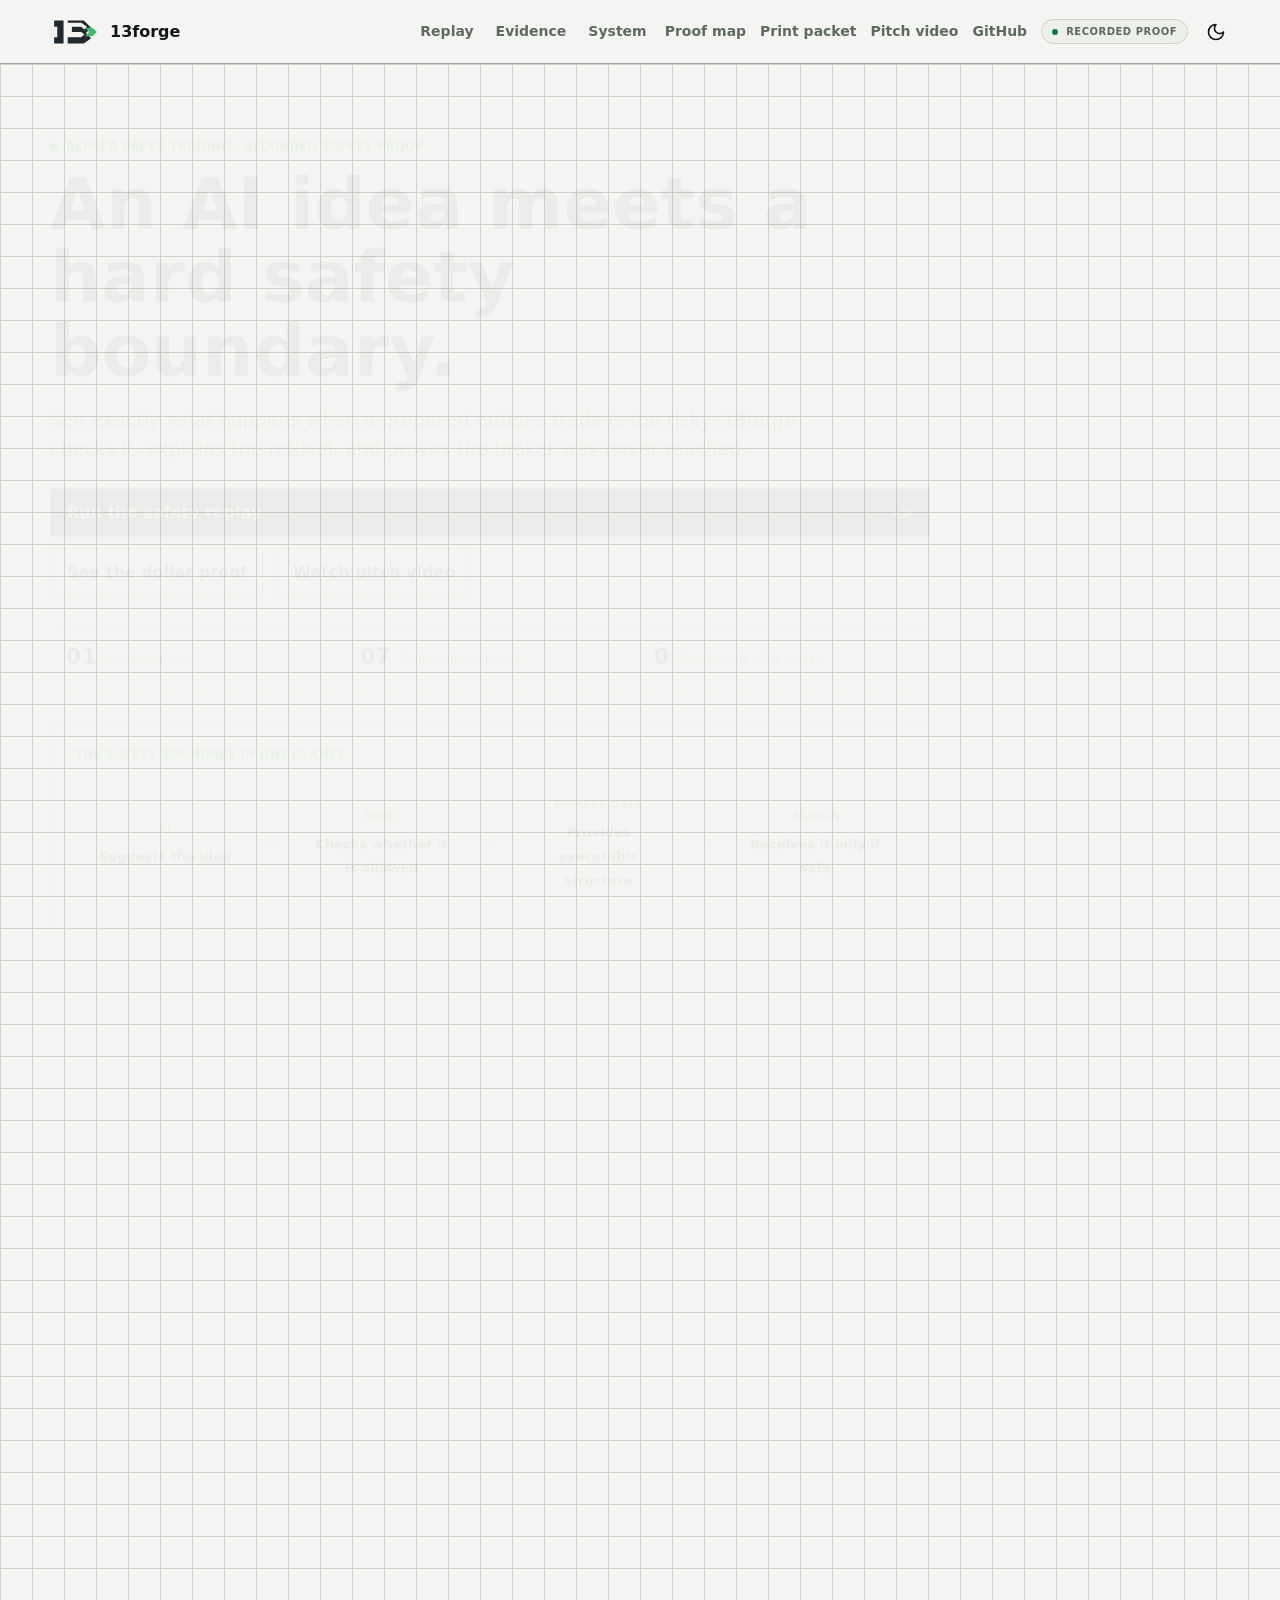
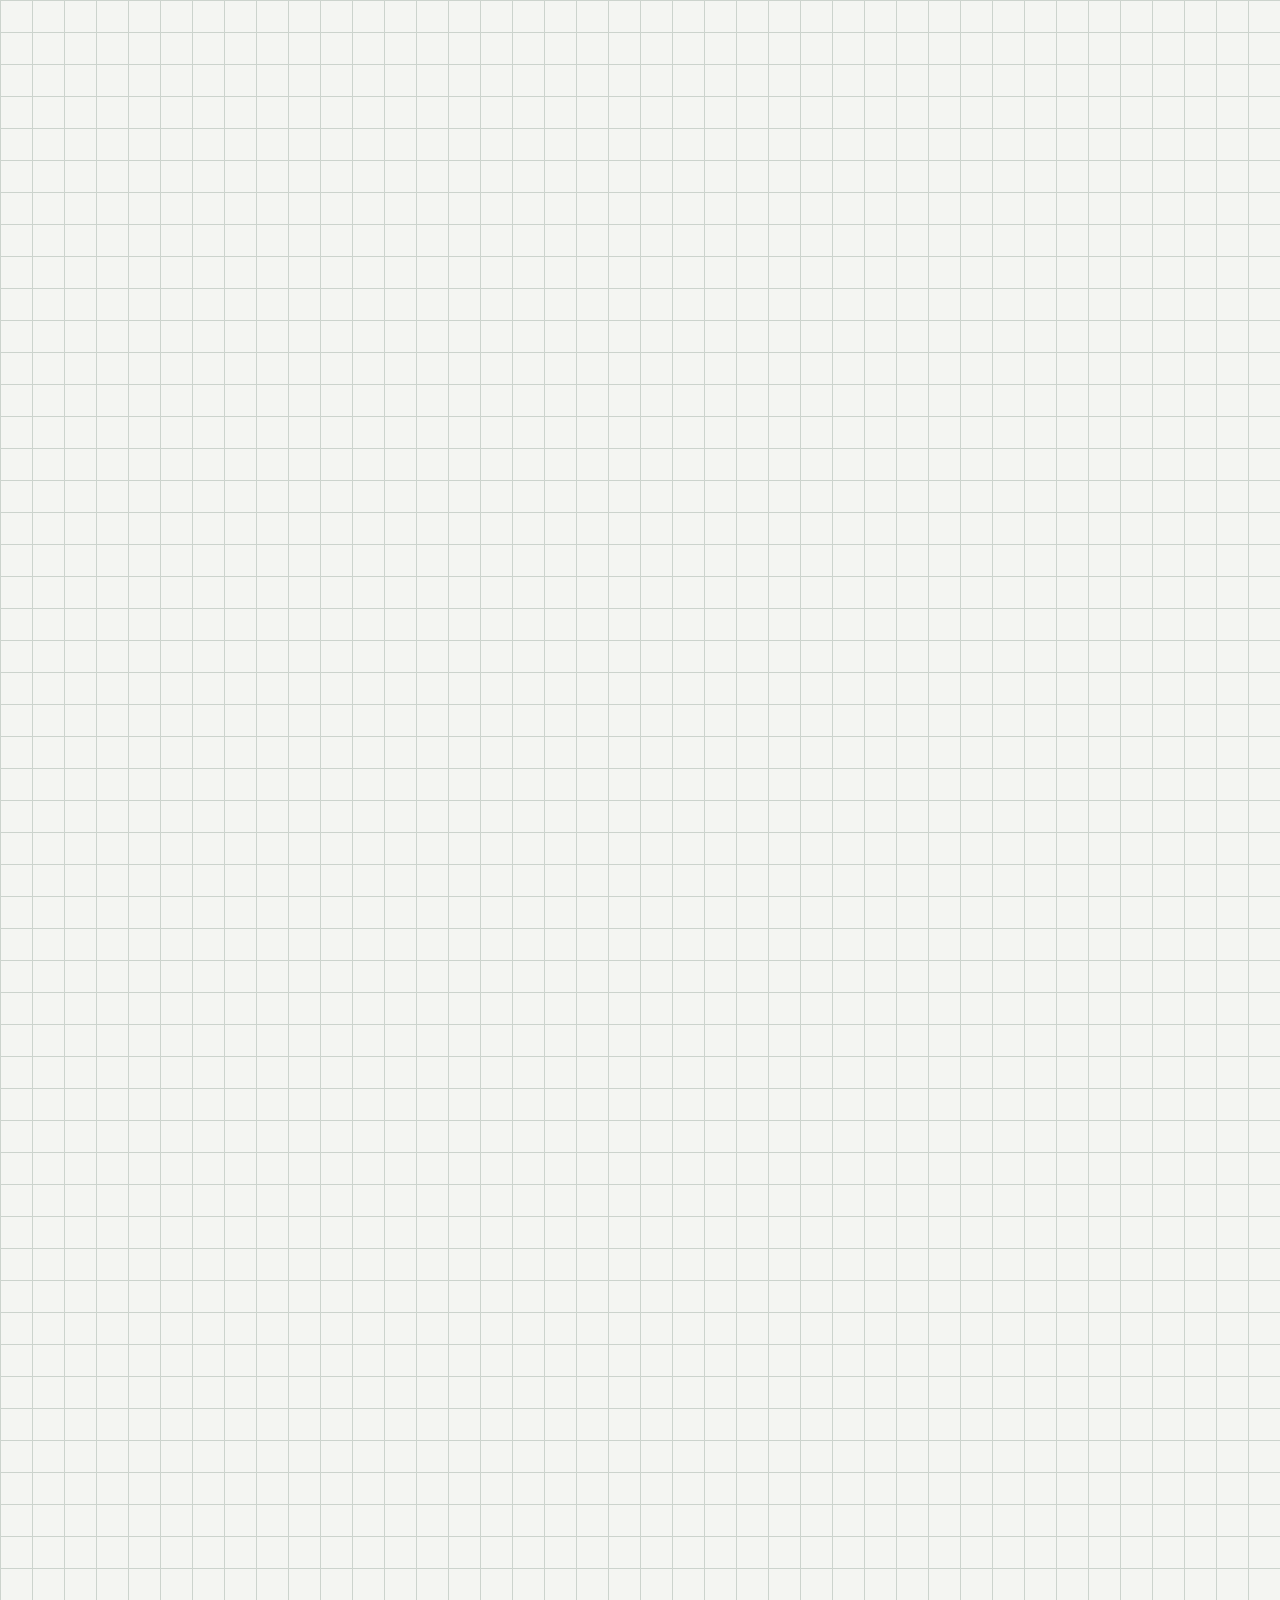
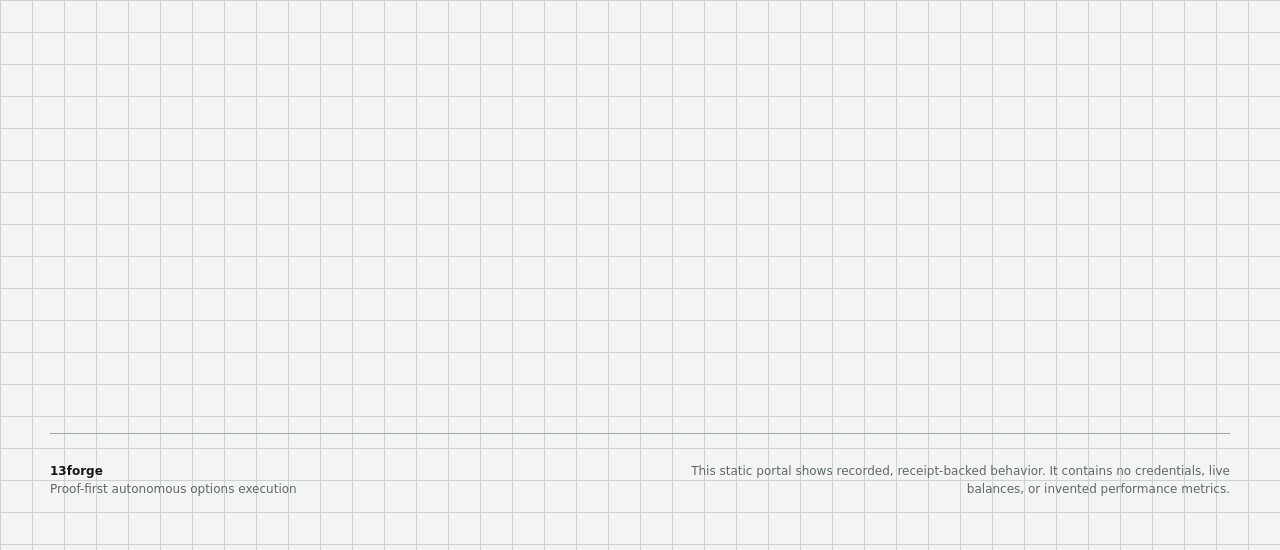
<file: index.html>
<!doctype html>
<html lang="en">
<head>
  <meta charset="utf-8">
  <meta name="viewport" content="width=device-width, initial-scale=1">
  <meta name="description" content="13forge proof portal for governed autonomous options execution on Alpaca paper trading.">
  <meta http-equiv="refresh" content="0; url=./demo-portal/">
  <link rel="icon" href="data:,">
  <link rel="canonical" href="./demo-portal/">
  <title>13forge | Proof Portal</title>
</head>
<body>
  <p>Opening the <a href="./demo-portal/">13forge proof portal</a>...</p>
</body>
</html>
</file>
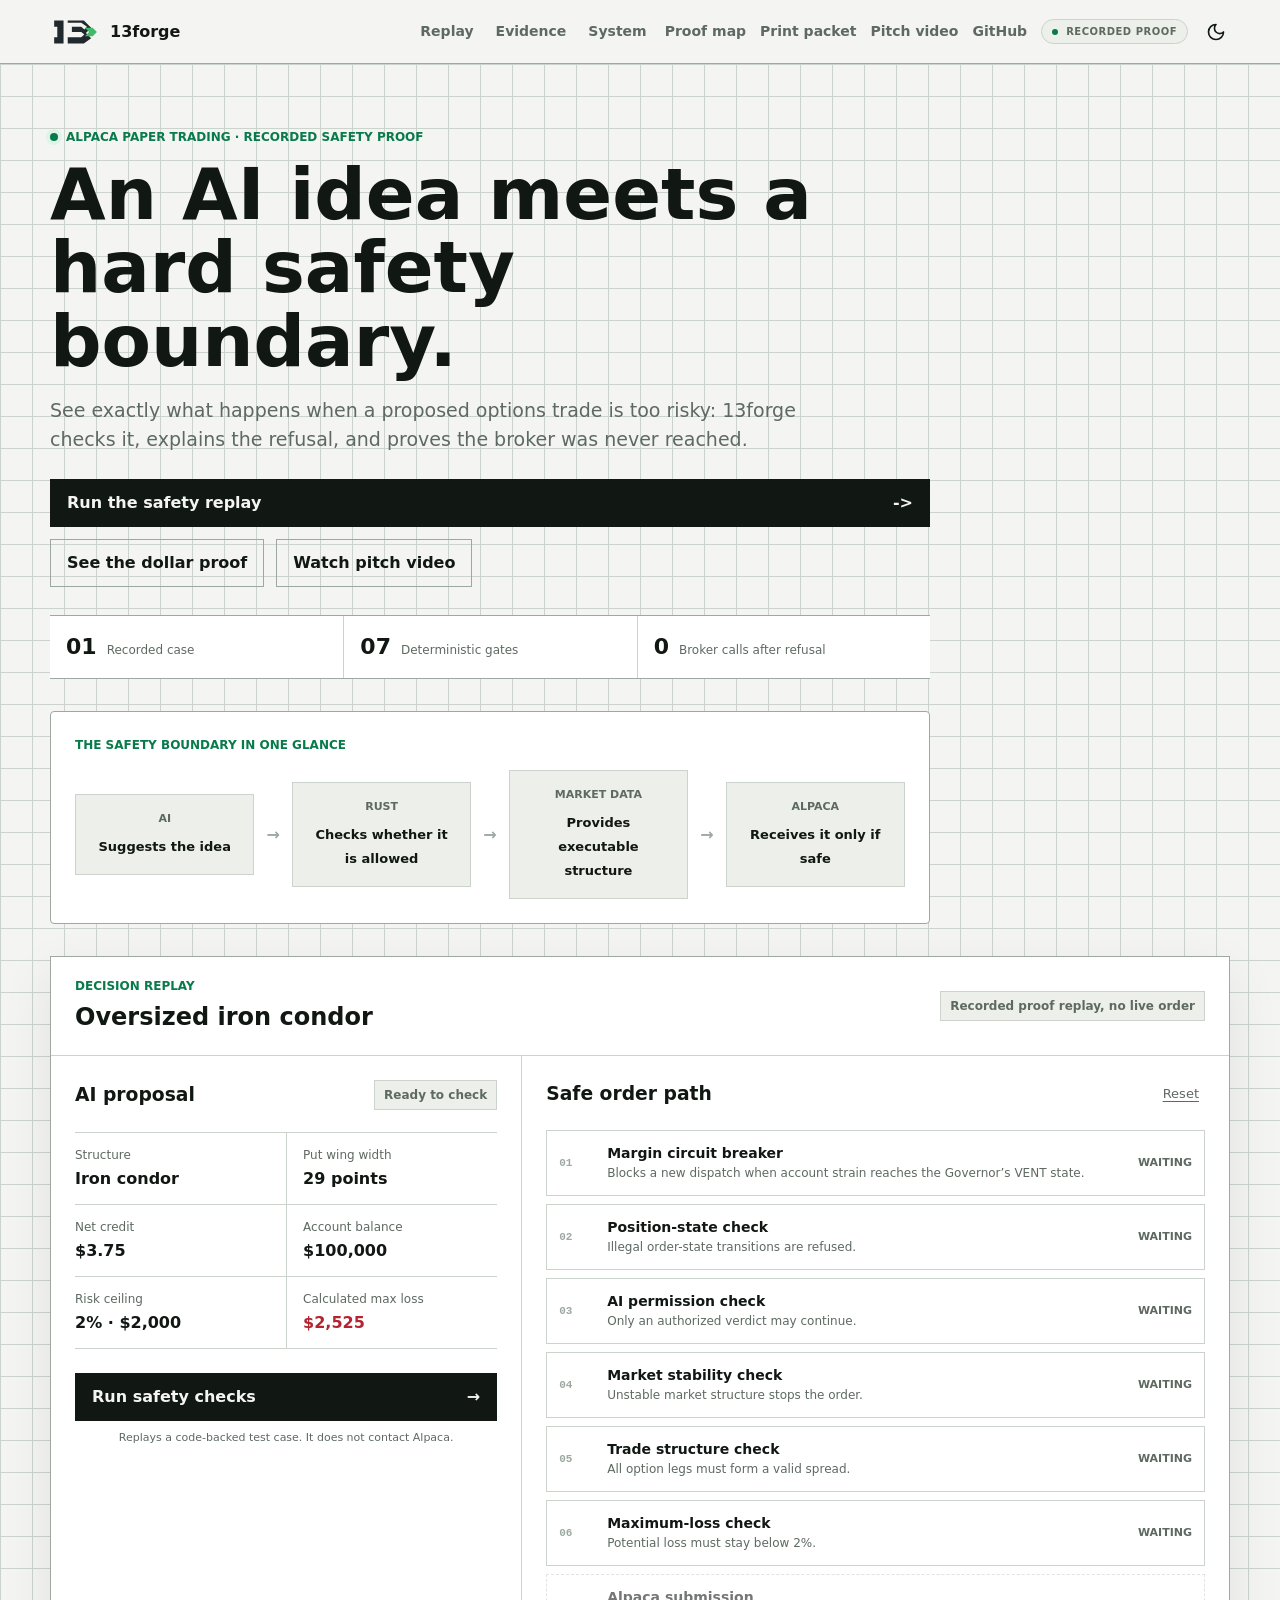
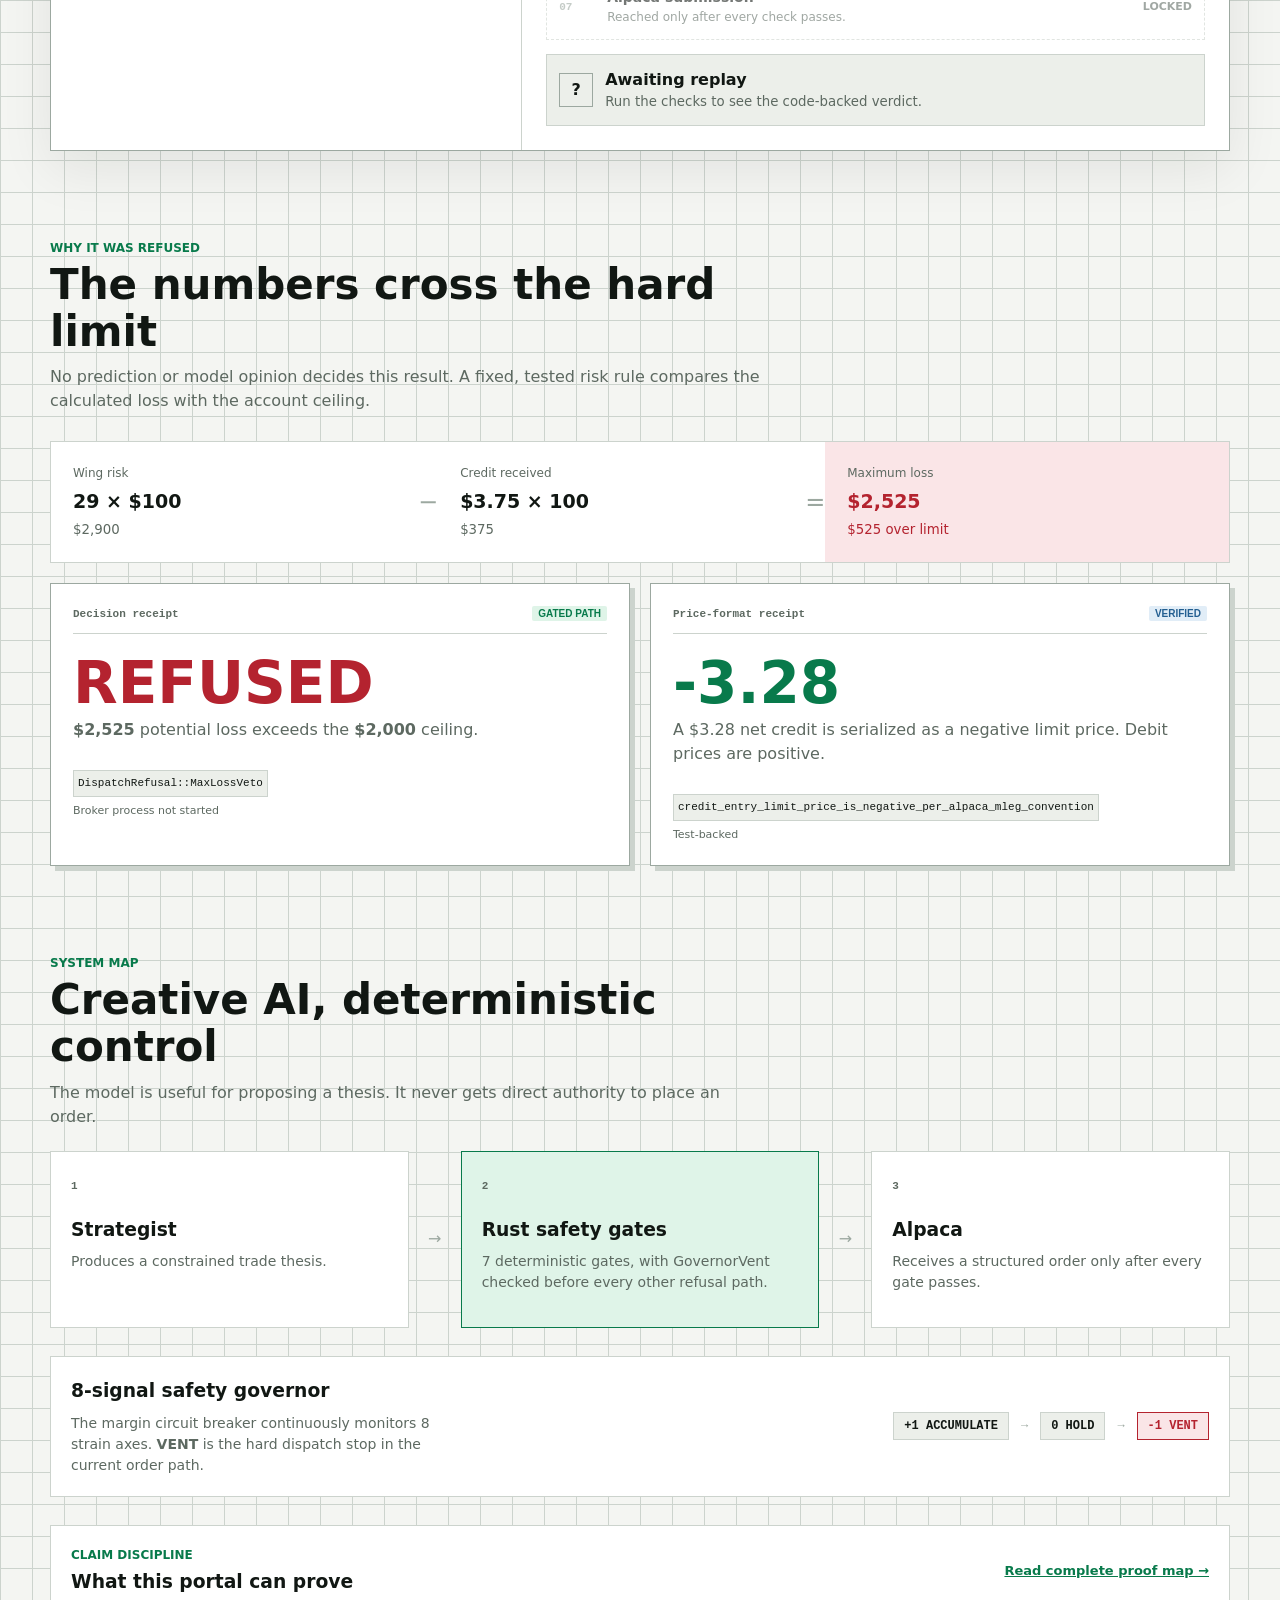
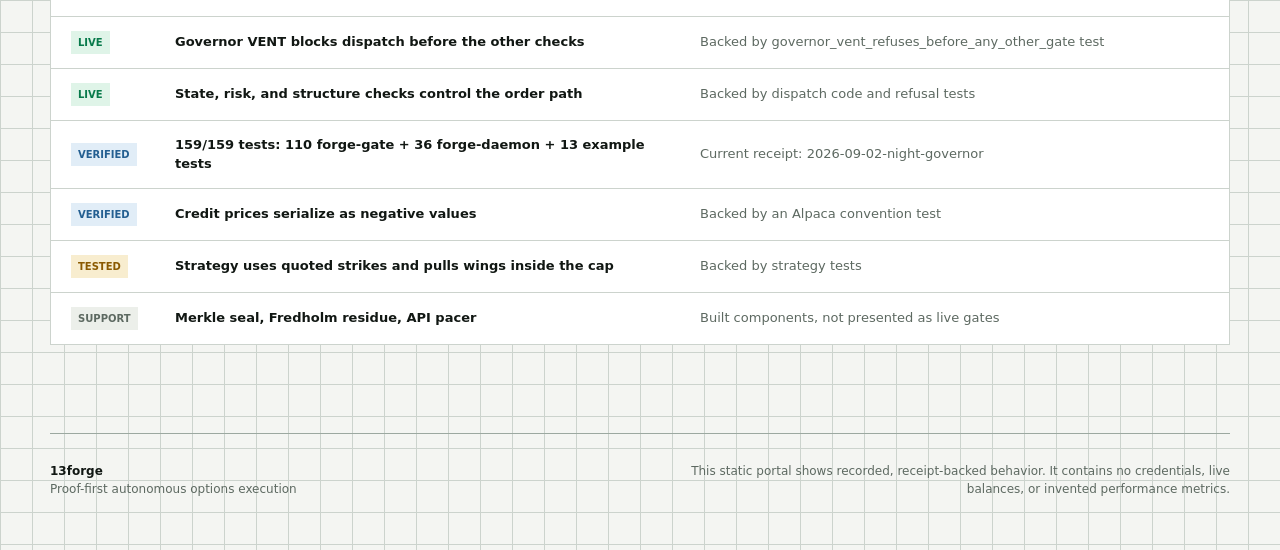
<file: demo-portal/index.html>
<!doctype html>
<html lang="en">
<head>
  <meta charset="utf-8">
  <meta name="viewport" content="width=device-width, initial-scale=1">
  <meta name="description" content="Replay the deterministic safety checks that stopped an unsafe options trade before it reached Alpaca.">
  <link rel="icon" href="./assets/brand/13forge-favicon.svg" type="image/svg+xml">
  <title>13forge | Proof Portal</title>
  <script>
    // Safe, non-blocking theme initialization to prevent FOUC
    (function() {
      try {
        var savedTheme = localStorage.getItem('theme');
        // Light is default as per preference
        if (savedTheme === 'dark') {
          document.documentElement.setAttribute('data-theme', 'dark');
        } else {
          document.documentElement.setAttribute('data-theme', 'light');
        }
      } catch (e) {}
    })();
  </script>
  <link rel="stylesheet" href="./styles.css">
</head>
<body class="js-enabled">
  <a class="skip-link" href="#proof-replay">Skip to proof replay</a>

  <header class="site-header">
    <a class="brand" href="#top" aria-label="13forge proof portal home">
      <picture class="brand-symbol" aria-hidden="true">
        <source media="(prefers-color-scheme: dark)" srcset="./assets/brand/13forge-mark-dark.svg">
        <img class="brand-symbol-image" src="./assets/brand/13forge-mark.svg" alt="">
      </picture>
      <span>13forge</span>
    </a>
    <nav aria-label="Portal navigation">
      <a href="#proof-replay">Replay</a>
      <a href="#evidence">Evidence</a>
      <a href="#architecture">System</a>
    </nav>
    <div class="header-actions">
      <a class="header-link" href="../docs/CLAIM_PROOF_MAP.md">Proof map</a>
      <a class="header-link" href="./print.html">Print packet</a>
      <a class="header-link" href="https://youtu.be/YO1xjnEtoF4">Pitch video</a>
      <a class="header-link" href="https://github.com/deveraux-dev/AlpacaCOMP">GitHub</a>
      <span class="engine-pill">
        <span class="pulse-dot"></span>
        RECORDED PROOF
      </span>
      <button id="theme-toggle" aria-label="Toggle theme" style="background:transparent;border:0;cursor:pointer;color:var(--ink);display:grid;place-items:center;padding:4px;">
        <svg id="theme-icon-moon" xmlns="http://www.w3.org/2000/svg" width="20" height="20" viewBox="0 0 24 24" fill="none" stroke="currentColor" stroke-width="2" stroke-linecap="round" stroke-linejoin="round" style="display:none;"><path d="M12 3a6 6 0 0 0 9 9 9 9 0 1 1-9-9Z"></path></svg>
        <svg id="theme-icon-sun" xmlns="http://www.w3.org/2000/svg" width="20" height="20" viewBox="0 0 24 24" fill="none" stroke="currentColor" stroke-width="2" stroke-linecap="round" stroke-linejoin="round" style="display:none;"><circle cx="12" cy="12" r="4"></circle><path d="M12 2v2"></path><path d="M12 20v2"></path><path d="m4.93 4.93 1.41 1.41"></path><path d="m17.66 17.66 1.41 1.41"></path><path d="M2 12h2"></path><path d="M20 12h2"></path><path d="m6.34 17.66-1.41 1.41"></path><path d="m19.07 4.93-1.41 1.41"></path></svg>
      </button>
    </div>
  </header>

  <main id="top">
    <section class="intro reveal" aria-labelledby="intro-title">
      <div class="eyebrow"><span class="status-dot"></span> Alpaca paper trading · recorded safety proof</div>
      <h1 id="intro-title">An AI idea meets a hard safety boundary.</h1>
      <p>See exactly what happens when a proposed options trade is too risky: 13forge checks it, explains the refusal, and proves the broker was never reached.</p>

      <div class="intro-actions" aria-label="Primary portal actions">
        <a class="primary-action intro-action" href="#proof-replay">Run the safety replay <span aria-hidden="true">-&gt;</span></a>
        <a class="secondary-action" href="#evidence">See the dollar proof</a>
        <a class="secondary-action" href="https://youtu.be/YO1xjnEtoF4">Watch pitch video</a>
      </div>

      <div class="proof-rail" aria-label="Proof at a glance">
        <div><strong>01</strong><span>Recorded case</span></div>
        <div><strong>07</strong><span>Deterministic gates</span></div>
        <div><strong>0</strong><span>Broker calls after refusal</span></div>
      </div>
      
      <div class="ai-safety-story">
          <h2 class="section-label">The safety boundary in one glance</h2>
        <div class="story-grid">
          <div class="story-step"><span>AI</span><strong>Suggests the idea</strong></div>
          <div class="story-arrow" aria-hidden="true">→</div>
          <div class="story-step"><span>Rust</span><strong>Checks whether it is allowed</strong></div>
          <div class="story-arrow" aria-hidden="true">→</div>
          <div class="story-step"><span>Market Data</span><strong>Provides executable structure</strong></div>
          <div class="story-arrow" aria-hidden="true">→</div>
          <div class="story-step"><span>Alpaca</span><strong>Receives it only if safe</strong></div>
        </div>
      </div>
    </section>

    <section class="replay-shell reveal" id="proof-replay" aria-labelledby="replay-title">
      <div class="replay-heading">
        <div>
          <p class="section-label">Decision replay</p>
          <h2 id="replay-title">Oversized iron condor</h2>
        </div>
        <span class="mode-badge" data-proof="receiptMode">Static evidence, no live order</span>
      </div>

      <div class="replay-grid">
        <article class="proposal-panel" aria-labelledby="proposal-title">
          <div class="panel-heading">
            <h3 id="proposal-title">AI proposal</h3>
            <span class="proposal-state">Ready to check</span>
          </div>

          <dl class="trade-facts">
            <div><dt>Structure</dt><dd>Iron condor</dd></div>
            <div><dt>Put wing width</dt><dd>29 points</dd></div>
            <div><dt>Net credit</dt><dd>$3.75</dd></div>
            <div><dt>Account balance</dt><dd>$100,000</dd></div>
            <div><dt>Risk ceiling</dt><dd>2% · $2,000</dd></div>
            <div><dt>Calculated max loss</dt><dd class="danger-text">$2,525</dd></div>
          </dl>

          <button class="primary-action" id="run-check" type="button">
            Run safety checks
            <span aria-hidden="true">→</span>
          </button>
          <p class="action-note">Replays a code-backed test case. It does not contact Alpaca.</p>
        </article>

        <article class="gate-panel" aria-labelledby="gate-title">
          <div class="panel-heading">
            <h3 id="gate-title">Safe order path</h3>
            <button class="text-action" id="reset-check" type="button">Reset</button>
          </div>

          <ol class="gate-list">
            <li class="gate" data-gate="governor">
              <span class="gate-index">01</span>
              <span class="gate-copy"><strong>Margin circuit breaker</strong><small>Blocks a new dispatch when account strain reaches the Governor’s VENT state.</small></span>
              <span class="gate-status">Waiting</span>
            </li>
            <li class="gate" data-gate="state">
              <span class="gate-index">02</span>
              <span class="gate-copy"><strong>Position-state check</strong><small>Illegal order-state transitions are refused.</small></span>
              <span class="gate-status">Waiting</span>
            </li>
            <li class="gate" data-gate="oracle">
              <span class="gate-index">03</span>
              <span class="gate-copy"><strong>AI permission check</strong><small>Only an authorized verdict may continue.</small></span>
              <span class="gate-status">Waiting</span>
            </li>
            <li class="gate" data-gate="market">
              <span class="gate-index">04</span>
              <span class="gate-copy"><strong>Market stability check</strong><small>Unstable market structure stops the order.</small></span>
              <span class="gate-status">Waiting</span>
            </li>
            <li class="gate" data-gate="geometry">
              <span class="gate-index">05</span>
              <span class="gate-copy"><strong>Trade structure check</strong><small>All option legs must form a valid spread.</small></span>
              <span class="gate-status">Waiting</span>
            </li>
            <li class="gate" data-gate="risk">
              <span class="gate-index">06</span>
              <span class="gate-copy"><strong>Maximum-loss check</strong><small>Potential loss must stay below 2%.</small></span>
              <span class="gate-status">Waiting</span>
            </li>
            <li class="gate broker-gate" data-gate="broker">
              <span class="gate-index">07</span>
              <span class="gate-copy"><strong>Alpaca submission</strong><small>Reached only after every check passes.</small></span>
              <span class="gate-status">Locked</span>
            </li>
          </ol>

          <div class="decision" id="decision" role="status" aria-live="polite">
            <span class="decision-icon" aria-hidden="true">?</span>
            <span><strong>Awaiting replay</strong><small>Run the checks to see the code-backed verdict.</small></span>
          </div>
        </article>
      </div>
    </section>

    <section class="evidence-section reveal" id="evidence" aria-labelledby="evidence-title">
      <div class="section-heading">
        <p class="section-label">Why it was refused</p>
        <h2 id="evidence-title">The numbers cross the hard limit</h2>
        <p>No prediction or model opinion decides this result. A fixed, tested risk rule compares the calculated loss with the account ceiling.</p>
      </div>

      <div class="equation" aria-label="Maximum loss calculation">
        <div><span>Wing risk</span><strong>29 × $100</strong><small>$2,900</small></div>
        <span class="operator" aria-hidden="true">−</span>
        <div><span>Credit received</span><strong>$3.75 × 100</strong><small>$375</small></div>
        <span class="operator" aria-hidden="true">=</span>
        <div class="equation-result"><span>Maximum loss</span><strong>$2,525</strong><small>$525 over limit</small></div>
      </div>

      <div class="receipt-grid">
        <article class="receipt-card refusal-receipt">
          <div class="receipt-topline"><span>Decision receipt</span><span class="tag live-tag">GATED PATH</span></div>
          <p class="receipt-verdict">REFUSED</p>
          <p><strong>$2,525</strong> potential loss exceeds the <strong>$2,000</strong> ceiling.</p>
          <div class="receipt-footer"><code>DispatchRefusal::MaxLossVeto</code><span>Broker process not started</span></div>
        </article>

        <article class="receipt-card">
          <div class="receipt-topline"><span>Price-format receipt</span><span class="tag verified-tag">VERIFIED</span></div>
          <p class="credit-value">-3.28</p>
          <p>A $3.28 net credit is serialized as a negative limit price. Debit prices are positive.</p>
          <div class="receipt-footer"><code>credit_entry_limit_price_is_negative_per_alpaca_mleg_convention</code><span>Test-backed</span></div>
        </article>
      </div>
    </section>

    <section class="architecture-section reveal" id="architecture" aria-labelledby="architecture-title">
      <div class="section-heading compact-heading">
        <p class="section-label">System map</p>
        <h2 id="architecture-title">Creative AI, deterministic control</h2>
        <p>The model is useful for proposing a thesis. It never gets direct authority to place an order.</p>
      </div>

      <div class="architecture-flow">
        <article class="panel-box"><span class="flow-number">1</span><h3>Strategist</h3><p>Produces a constrained trade thesis.</p></article>
        <span class="flow-arrow" aria-hidden="true">→</span>
        <article class="panel-box control-node"><span class="flow-number">2</span><h3>Rust safety gates</h3><p data-proof="gateSummary">7 deterministic gates, with GovernorVent checked before every other refusal path.</p></article>
        <span class="flow-arrow" aria-hidden="true">→</span>
        <article class="panel-box"><span class="flow-number">3</span><h3>Alpaca</h3><p>Receives a structured order only after every gate passes.</p></article>
      </div>

      <div class="governor-explanation panel-box">
        <div>
          <h3>8-signal safety governor</h3>
          <p>The margin circuit breaker continuously monitors 8 strain axes. <strong>VENT</strong> is the hard dispatch stop in the current order path.</p>
        </div>
        <div class="gov-states">
          <span class="g-state">+1 ACCUMULATE</span>
          <span class="g-arrow">→</span>
          <span class="g-state">0 HOLD</span>
          <span class="g-arrow">→</span>
          <span class="g-state g-vent">-1 VENT</span>
        </div>
      </div>

      <div class="claim-board">
        <div class="claim-board-heading">
          <div><p class="section-label">Claim discipline</p><h3>What this portal can prove</h3></div>
          <a href="../docs/CLAIM_PROOF_MAP.md">Read complete proof map →</a>
        </div>
        <div class="claim-row"><span class="claim-state live-state">Live</span><strong>Governor VENT blocks dispatch before the other checks</strong><span>Backed by governor_vent_refuses_before_any_other_gate test</span></div>
        <div class="claim-row"><span class="claim-state live-state">Live</span><strong>State, risk, and structure checks control the order path</strong><span>Backed by dispatch code and refusal tests</span></div>
        <div class="claim-row"><span class="claim-state verified-state">Verified</span><strong data-proof="testSummary">159/159 tests: 110 forge-gate + 36 forge-daemon + 13 example tests</strong><span data-proof="testReceipt">Current receipt: 2026-09-02-night-governor</span></div>
        <div class="claim-row"><span class="claim-state verified-state">Verified</span><strong>Credit prices serialize as negative values</strong><span>Backed by an Alpaca convention test</span></div>
        <div class="claim-row"><span class="claim-state tested-state">Tested</span><strong>Strategy uses quoted strikes and pulls wings inside the cap</strong><span>Backed by strategy tests</span></div>
        <div class="claim-row"><span class="claim-state support-state">Support</span><strong>Merkle seal, Fredholm residue, API pacer</strong><span>Built components, not presented as live gates</span></div>
      </div>
    </section>
  </main>

  <footer>
    <div><strong>13forge</strong><span>Proof-first autonomous options execution</span></div>
    <p>This static portal shows recorded, receipt-backed behavior. It contains no credentials, live balances, or invented performance metrics.</p>
  </footer>

  <script src="./app.js"></script>
</body>
</html>
</file>
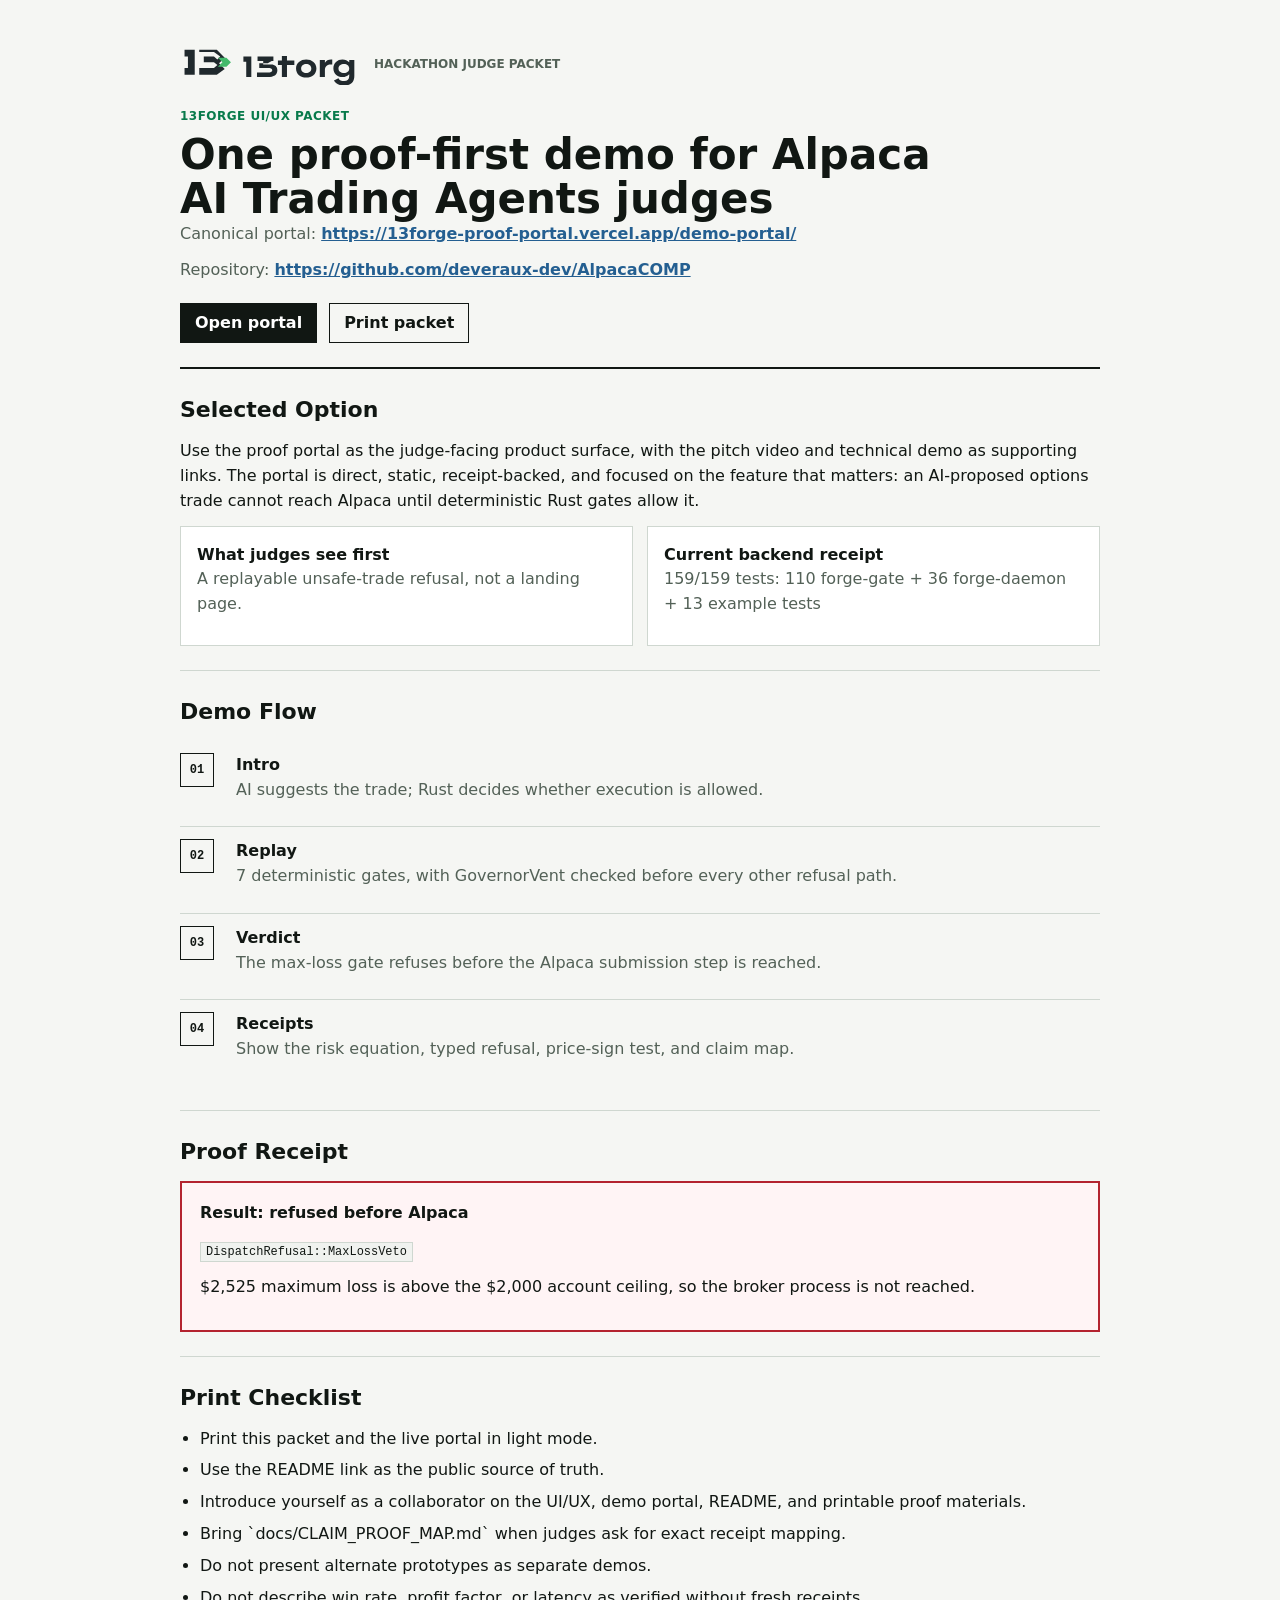
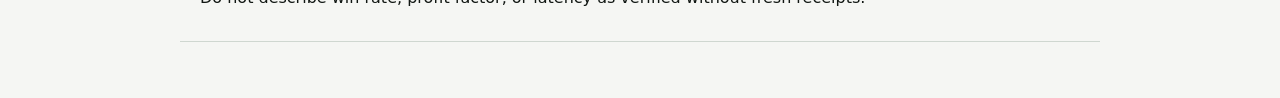
<file: demo-portal/print.html>
<!doctype html>
<html lang="en">
<head>
  <meta charset="utf-8">
  <meta name="viewport" content="width=device-width, initial-scale=1">
  <meta name="description" content="Printable UI/UX packet for the 13forge proof portal demo.">
  <title>13forge | UI/UX Demo Packet</title>
  <style>
    :root {
      color-scheme: light;
      --ink: #111713;
      --muted: #536157;
      --line: #cfd7d0;
      --surface: #ffffff;
      --canvas: #f5f6f3;
      --green: #087a4b;
      --red: #b4232f;
      --blue: #245f91;
    }
    * { box-sizing: border-box; }
    body {
      margin: 0;
      color: var(--ink);
      background: var(--canvas);
      font-family: Inter, ui-sans-serif, system-ui, -apple-system, BlinkMacSystemFont, "Segoe UI", sans-serif;
      line-height: 1.55;
    }
    main {
      width: min(920px, calc(100% - 40px));
      margin: 0 auto;
      padding: 44px 0 56px;
    }
    header {
      padding-bottom: 24px;
      border-bottom: 2px solid var(--ink);
    }
    .packet-brand {
      display: flex;
      align-items: center;
      gap: 14px;
      margin-bottom: 22px;
    }
    .packet-logo {
      width: 180px;
      height: auto;
      display: block;
    }
    .packet-brand span {
      color: var(--muted);
      font-size: 12px;
      font-weight: 800;
      text-transform: uppercase;
    }
    .eyebrow {
      margin: 0 0 8px;
      color: var(--green);
      font-size: 12px;
      font-weight: 800;
      letter-spacing: 0.04em;
      text-transform: uppercase;
    }
    h1 {
      max-width: 760px;
      margin: 0;
      font-size: 42px;
      line-height: 1.05;
      letter-spacing: 0;
    }
    h2 {
      margin: 0 0 12px;
      font-size: 22px;
      letter-spacing: 0;
    }
    p { margin: 0 0 12px; }
    a { color: var(--blue); font-weight: 750; }
    section {
      padding: 24px 0;
      border-bottom: 1px solid var(--line);
    }
    .grid {
      display: grid;
      grid-template-columns: repeat(2, minmax(0, 1fr));
      gap: 14px;
    }
    .card {
      min-height: 120px;
      padding: 16px;
      border: 1px solid var(--line);
      background: var(--surface);
    }
    .card strong,
    .step strong { display: block; }
    .muted { color: var(--muted); }
    .step {
      display: grid;
      grid-template-columns: 44px 1fr;
      gap: 12px;
      padding: 12px 0;
      border-bottom: 1px solid var(--line);
    }
    .step:last-child { border-bottom: 0; }
    .num {
      display: grid;
      width: 34px;
      height: 34px;
      place-items: center;
      border: 1px solid var(--ink);
      font: 800 12px ui-monospace, SFMono-Regular, Consolas, monospace;
    }
    .receipt {
      padding: 18px;
      border: 2px solid var(--red);
      background: #fff4f5;
    }
    code {
      padding: 2px 5px;
      border: 1px solid var(--line);
      background: #f0f2ef;
      font-size: 0.92em;
    }
    ul {
      margin: 0;
      padding-left: 20px;
    }
    li { margin: 7px 0; }
    .actions {
      display: flex;
      gap: 12px;
      margin-top: 20px;
    }
    .button {
      display: inline-flex;
      min-height: 40px;
      align-items: center;
      padding: 0 14px;
      border: 1px solid var(--ink);
      color: var(--ink);
      text-decoration: none;
    }
    .button.primary {
      background: var(--ink);
      color: #fff;
    }
    @media (max-width: 720px) {
      main { width: min(100% - 24px, 920px); padding-top: 28px; }
      .packet-brand { align-items: flex-start; flex-direction: column; }
      .packet-logo { width: 154px; }
      h1 { font-size: 34px; }
      .grid { grid-template-columns: 1fr; }
      .actions { flex-direction: column; }
    }
    @media print {
      body { background: #fff; }
      main { width: 100%; padding: 0; }
      .actions { display: none; }
      section { break-inside: avoid; }
      a { color: var(--ink); text-decoration: none; }
    }
  </style>
</head>
<body>
  <main>
    <header>
      <div class="packet-brand">
        <img class="packet-logo" src="./assets/brand/13forge-logo.svg" alt="13forge">
        <span>Hackathon judge packet</span>
      </div>
      <p class="eyebrow">13forge UI/UX packet</p>
      <h1>One proof-first demo for Alpaca AI Trading Agents judges</h1>
      <p class="muted">Canonical portal: <a href="https://13forge-proof-portal.vercel.app/demo-portal/">https://13forge-proof-portal.vercel.app/demo-portal/</a></p>
      <p class="muted">Repository: <a data-proof="repoUrl" href="https://github.com/deveraux-dev/AlpacaCOMP">https://github.com/deveraux-dev/AlpacaCOMP</a></p>
      <div class="actions" aria-label="Packet actions">
        <a class="button primary" href="./index.html">Open portal</a>
        <a class="button" href="javascript:window.print()">Print packet</a>
      </div>
    </header>

    <section>
      <h2>Selected Option</h2>
      <p>Use the proof portal as the judge-facing product surface, with the pitch video and technical demo as supporting links. The portal is direct, static, receipt-backed, and focused on the feature that matters: an AI-proposed options trade cannot reach Alpaca until deterministic Rust gates allow it.</p>
      <div class="grid">
        <div class="card"><strong>What judges see first</strong><span class="muted">A replayable unsafe-trade refusal, not a landing page.</span></div>
        <div class="card"><strong>Current backend receipt</strong><span class="muted" data-proof="testSummary">159/159 tests: 110 forge-gate + 36 forge-daemon + 13 example tests</span></div>
      </div>
    </section>

    <section>
      <h2>Demo Flow</h2>
      <div class="step"><span class="num">01</span><p><strong>Intro</strong><span class="muted">AI suggests the trade; Rust decides whether execution is allowed.</span></p></div>
      <div class="step"><span class="num">02</span><p><strong>Replay</strong><span class="muted" data-proof="gateSummary">7 deterministic gates, with GovernorVent checked before every other refusal path.</span></p></div>
      <div class="step"><span class="num">03</span><p><strong>Verdict</strong><span class="muted">The max-loss gate refuses before the Alpaca submission step is reached.</span></p></div>
      <div class="step"><span class="num">04</span><p><strong>Receipts</strong><span class="muted">Show the risk equation, typed refusal, price-sign test, and claim map.</span></p></div>
    </section>

    <section>
      <h2>Proof Receipt</h2>
      <div class="receipt">
        <p><strong>Result: refused before Alpaca</strong></p>
        <p><code>DispatchRefusal::MaxLossVeto</code></p>
        <p>$2,525 maximum loss is above the $2,000 account ceiling, so the broker process is not reached.</p>
      </div>
    </section>

    <section>
      <h2>Print Checklist</h2>
      <ul>
        <li>Print this packet and the live portal in light mode.</li>
        <li>Use the README link as the public source of truth.</li>
        <li>Introduce yourself as a collaborator on the UI/UX, demo portal, README, and printable proof materials.</li>
        <li>Bring `docs/CLAIM_PROOF_MAP.md` when judges ask for exact receipt mapping.</li>
        <li>Do not present alternate prototypes as separate demos.</li>
        <li>Do not describe win rate, profit factor, or latency as verified without fresh receipts.</li>
      </ul>
    </section>
  </main>
  <script>
    async function hydrateProofData() {
      try {
        const response = await fetch('./proof-data.json', { cache: 'no-store' });
        if (!response.ok) return;
        const proof = await response.json();
        document.querySelectorAll('[data-proof]').forEach((node) => {
          const key = node.getAttribute('data-proof');
          if (proof[key]) node.textContent = proof[key];
          if (key === 'repoUrl' && proof.repoUrl) node.setAttribute('href', proof.repoUrl);
        });
      } catch (e) {}
    }
    hydrateProofData();
  </script>
</body>
</html>
</file>
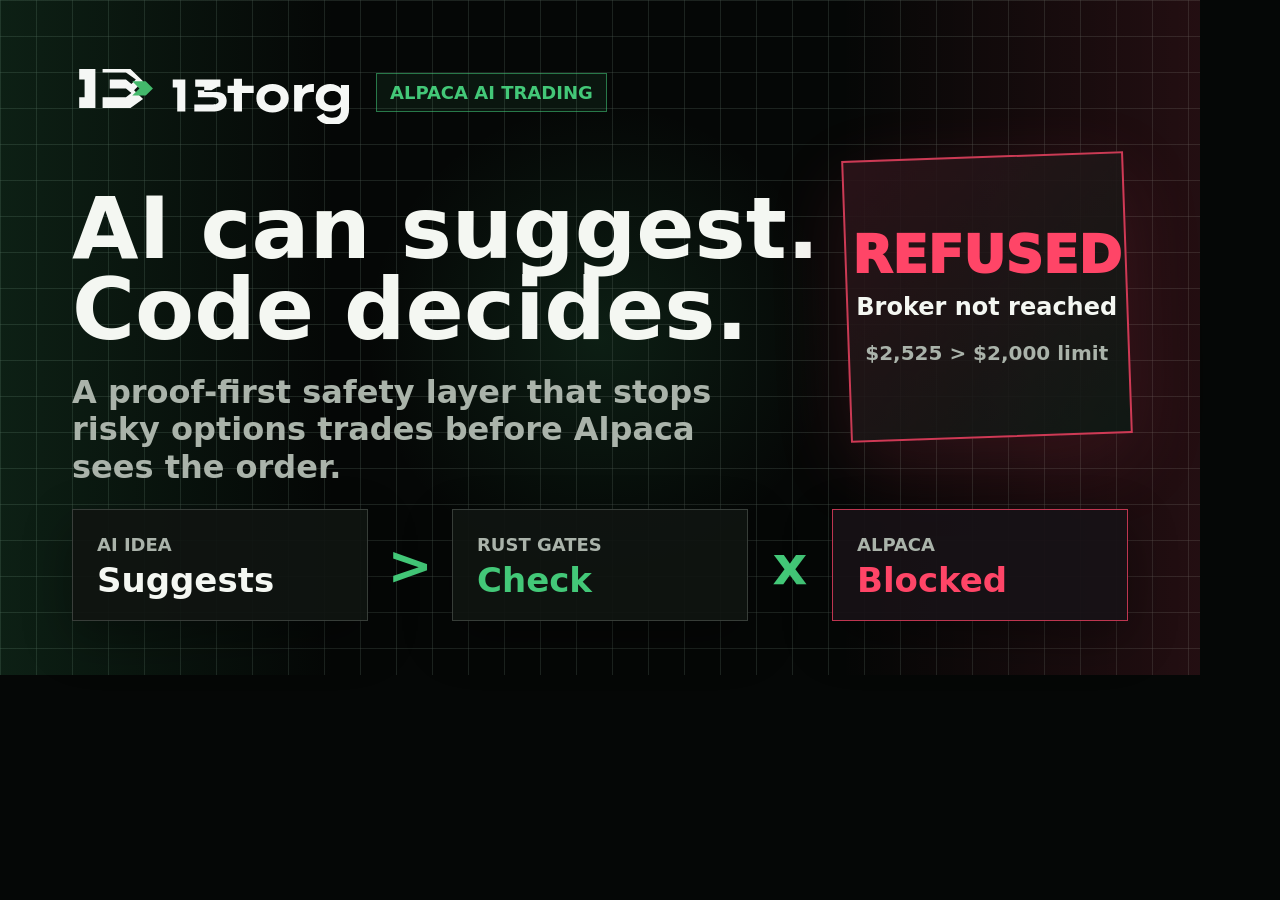
<file: docs/lablab-cover.html>
<!doctype html>
<html lang="en">
<head>
  <meta charset="utf-8">
  <meta name="viewport" content="width=device-width, initial-scale=1">
  <title>13forge Lablab Cover</title>
  <style>
    :root {
      --bg: #050706;
      --panel: #101411;
      --panel-2: #171216;
      --grid: rgba(77, 91, 82, 0.33);
      --ink: #f4f7f2;
      --muted: #aab3aa;
      --green: #43c878;
      --red: #ff4567;
      --line: rgba(244, 247, 242, 0.18);
    }

    * { box-sizing: border-box; }
    body {
      margin: 0;
      width: 1200px;
      height: 675px;
      overflow: hidden;
      background: var(--bg);
      color: var(--ink);
      font-family: Inter, ui-sans-serif, system-ui, -apple-system, BlinkMacSystemFont, "Segoe UI", sans-serif;
      letter-spacing: 0;
    }

    .cover {
      position: relative;
      width: 1200px;
      height: 675px;
      padding: 58px 72px;
      background:
        linear-gradient(90deg, rgba(67, 200, 120, 0.13), transparent 28%, transparent 70%, rgba(255, 69, 103, 0.12)),
        linear-gradient(var(--grid) 1px, transparent 1px),
        linear-gradient(90deg, var(--grid) 1px, transparent 1px),
        radial-gradient(circle at 50% 50%, rgba(67, 200, 120, 0.12), transparent 34%),
        var(--bg);
      background-size: auto, 36px 36px, 36px 36px, auto, auto;
    }

    .brand {
      display: flex;
      align-items: center;
      gap: 18px;
      height: 68px;
    }

    .brand img {
      width: 286px;
      height: auto;
      display: block;
    }

    .tag {
      border: 1px solid rgba(67, 200, 120, 0.55);
      color: var(--green);
      padding: 8px 13px;
      font-size: 18px;
      font-weight: 800;
      text-transform: uppercase;
      background: rgba(67, 200, 120, 0.08);
    }

    h1 {
      width: 760px;
      margin: 62px 0 0;
      font-size: 86px;
      line-height: 0.94;
      font-weight: 900;
      letter-spacing: 0;
    }

    .subhead {
      width: 700px;
      margin: 24px 0 0;
      color: var(--muted);
      font-size: 32px;
      line-height: 1.18;
      font-weight: 650;
    }

    .proof-strip {
      position: absolute;
      left: 72px;
      right: 72px;
      bottom: 54px;
      display: grid;
      grid-template-columns: 1fr 84px 1fr 84px 1fr;
      align-items: stretch;
      gap: 0;
    }

    .node {
      min-height: 112px;
      padding: 22px 24px;
      border: 1px solid var(--line);
      background: color-mix(in srgb, var(--panel) 92%, transparent);
      display: flex;
      flex-direction: column;
      justify-content: center;
      box-shadow: 0 18px 50px rgba(0, 0, 0, 0.32);
    }

    .node span {
      color: var(--muted);
      font-size: 18px;
      font-weight: 800;
      text-transform: uppercase;
    }

    .node strong {
      margin-top: 8px;
      font-size: 34px;
      line-height: 1;
      font-weight: 900;
    }

    .safe strong { color: var(--green); }
    .blocked {
      border-color: rgba(255, 69, 103, 0.72);
      background: color-mix(in srgb, var(--panel-2) 94%, transparent);
    }
    .blocked strong { color: var(--red); }

    .arrow {
      display: grid;
      place-items: center;
      color: var(--green);
      font-size: 54px;
      font-weight: 900;
    }

    .badge {
      position: absolute;
      right: 72px;
      top: 156px;
      width: 282px;
      height: 282px;
      border: 2px solid rgba(255, 69, 103, 0.78);
      background:
        linear-gradient(135deg, rgba(255, 69, 103, 0.13), rgba(67, 200, 120, 0.07)),
        rgba(10, 11, 12, 0.86);
      display: grid;
      place-items: center;
      transform: rotate(-2deg);
      box-shadow: 0 24px 80px rgba(255, 69, 103, 0.14);
    }

    .badge div {
      text-align: center;
      transform: rotate(2deg);
    }

    .badge strong {
      display: block;
      color: var(--red);
      font-size: 52px;
      font-weight: 950;
      line-height: 1;
    }

    .badge span {
      display: block;
      margin-top: 12px;
      color: var(--ink);
      font-size: 24px;
      font-weight: 850;
    }

    .badge small {
      display: block;
      margin-top: 20px;
      color: var(--muted);
      font-size: 20px;
      font-weight: 850;
    }
  </style>
</head>
<body>
  <main class="cover" aria-label="13forge hackathon cover">
    <div class="brand">
      <img src="../demo-portal/assets/brand/13forge-logo-dark.svg" alt="13forge">
      <div class="tag">Alpaca AI trading</div>
    </div>

    <h1>AI can suggest. Code decides.</h1>
    <p class="subhead">A proof-first safety layer that stops risky options trades before Alpaca sees the order.</p>

    <div class="badge">
      <div>
        <strong>REFUSED</strong>
        <span>Broker not reached</span>
        <small>$2,525 &gt; $2,000 limit</small>
      </div>
    </div>

    <section class="proof-strip" aria-label="13forge proof flow">
      <div class="node">
        <span>AI idea</span>
        <strong>Suggests</strong>
      </div>
      <div class="arrow" aria-hidden="true">&gt;</div>
      <div class="node safe">
        <span>Rust gates</span>
        <strong>Check</strong>
      </div>
      <div class="arrow" aria-hidden="true">x</div>
      <div class="node blocked">
        <span>Alpaca</span>
        <strong>Blocked</strong>
      </div>
    </section>
  </main>
</body>
</html>
</file>
<file: demo-portal/styles.css>
:root {
  /* Light mode tokens mapping to the GOOD baseline (Default) */
  color-scheme: light;
  --canvas: #f4f5f2;
  --surface: #ffffff;
  --surface-quiet: #ecefea;
  --surface-raised: #ffffff;
  --ink: #111713;
  --muted: #5d6961;
  --line: #ccd3cd;
  --line-strong: #9ca8a0;
  
  --green: #087a4b;
  --green-soft: #dff4e8;
  --red: #b4232f;
  --red-soft: #fae5e7;
  --blue: #245f91;
  --blue-soft: #e1edf7;
  --amber: #8a5900;
  --amber-soft: #f8edcf;
  
  --shadow: 0 18px 50px rgba(17, 23, 19, 0.08);
}

[data-theme="dark"] {
  /* Dark mode tokens */
  color-scheme: dark;
  --canvas: #0a0e0c;
  --surface: #111713;
  --surface-quiet: #18221b;
  --surface-raised: #1f2a22;
  --ink: #fbfcfa;
  --muted: #9ca8a0;
  --line: #2d3b32;
  --line-strong: #3f5145;
  
  --green: #00d27a;
  --green-soft: rgba(0, 210, 122, 0.12);
  --red: #ff4757;
  --red-soft: rgba(255, 71, 87, 0.12);
  --blue: #40a9ff;
  --blue-soft: rgba(64, 169, 255, 0.12);
  --amber: #fadb14;
  --amber-soft: rgba(250, 219, 20, 0.12);
  
  --shadow: 0 18px 50px rgba(0, 0, 0, 0.4);
}

* { box-sizing: border-box; }
html { scroll-behavior: smooth; }

body {
  margin: 0;
  color: var(--ink);
  background:
    linear-gradient(90deg, var(--line) 1px, transparent 1px),
    linear-gradient(var(--line) 1px, transparent 1px),
    var(--canvas);
  background-size: 32px 32px;
  font-family: Inter, ui-sans-serif, system-ui, -apple-system, BlinkMacSystemFont, "Segoe UI", sans-serif;
  line-height: 1.5;
  transition: background-color 0.3s ease, color 0.3s ease;
}

button, a { font: inherit; }
a { color: inherit; }

.skip-link {
  position: absolute;
  width: 1px;
  height: 1px;
  padding: 0;
  margin: -1px;
  overflow: hidden;
  clip: rect(0, 0, 0, 0);
  white-space: nowrap;
  z-index: 20;
  background: var(--ink);
  color: var(--canvas);
}
.skip-link:focus {
  position: fixed;
  top: 8px;
  left: 8px;
  width: auto;
  height: auto;
  padding: 8px 12px;
  margin: 0;
  overflow: visible;
  clip: auto;
}

.site-header {
  position: sticky;
  top: 0;
  z-index: 10;
  min-height: 64px;
  display: grid;
  grid-template-columns: auto 1fr auto;
  align-items: center;
  gap: 18px;
  padding: 0 max(24px, calc((100vw - 1180px) / 2));
  border-bottom: 1px solid var(--line-strong);
  background: var(--canvas);
}

/* Progressive enhancement for reveal */
.reveal {
  opacity: 1;
  transform: none;
}
body.js-enabled .reveal {
  opacity: 0;
  transform: translateY(10px);
  transition: opacity 0.6s ease, transform 0.6s ease;
}
body.js-enabled .reveal.visible {
  opacity: 1;
  transform: none;
}

.brand {
  display: inline-flex;
  align-items: center;
  gap: 10px;
  width: fit-content;
  color: var(--ink);
  font-weight: 800;
  text-decoration: none;
  white-space: nowrap;
}

.brand-symbol {
  display: block;
  width: 50px;
  height: 34px;
}

.brand-symbol-image {
  display: block;
  width: 100%;
  height: 100%;
}

nav {
  display: flex;
  justify-content: flex-end;
  gap: 22px;
}

nav a, .header-link {
  color: var(--muted);
  font-size: 14px;
  font-weight: 650;
  text-decoration: none;
  white-space: nowrap;
}

nav a:hover, nav a:focus-visible, .header-link:hover, .header-link:focus-visible { color: var(--ink); }
.header-link { justify-self: end; }

.header-actions {
  display: flex;
  flex-wrap: wrap;
  justify-content: flex-start;
  align-items: center;
  gap: 10px 14px;
  justify-self: end;
}

/* Engine Syncing Indicator */
.engine-pill {
  display: inline-flex;
  align-items: center;
  gap: 8px;
  padding: 4px 10px;
  border: 1px solid var(--line);
  border-radius: 99px;
  background: var(--surface-quiet);
  color: var(--muted);
  font-size: 10px;
  font-weight: 800;
  letter-spacing: 0.5px;
  white-space: nowrap;
}
.pulse-dot {
  width: 6px;
  height: 6px;
  border-radius: 50%;
  background: var(--green);
  box-shadow: 0 0 0 0 var(--green-soft);
  animation: pulse-ring 2s cubic-bezier(0.4, 0, 0.6, 1) infinite;
}
@keyframes pulse-ring {
  0% { box-shadow: 0 0 0 0 var(--green-soft); }
  70% { box-shadow: 0 0 0 6px transparent; }
  100% { box-shadow: 0 0 0 0 transparent; }
}

main, footer {
  width: min(1180px, calc(100% - 40px));
  margin: 0 auto;
}

.intro {
  padding: 64px 0 32px;
  max-width: 880px;
}

.eyebrow, .section-label {
  margin: 0 0 12px;
  color: var(--green);
  font-size: 12px;
  font-weight: 800;
  text-transform: uppercase;
}

.eyebrow { display: flex; align-items: center; gap: 8px; }

.status-dot {
  width: 8px;
  height: 8px;
  border-radius: 50%;
  background: var(--green);
  box-shadow: 0 0 0 4px var(--green-soft);
}

h1, h2, h3, p { margin-top: 0; }

h1 {
  max-width: 820px;
  margin-bottom: 18px;
  font-size: clamp(40px, 6vw, 72px);
  line-height: 1.02;
  letter-spacing: 0;
}

.intro > p {
  max-width: 760px;
  margin-bottom: 24px;
  color: var(--muted);
  font-size: 19px;
}

.intro-actions {
  display: flex;
  flex-wrap: wrap;
  gap: 12px;
  margin: 26px 0 28px;
}

.intro-action {
  width: auto;
  min-width: 220px;
  text-decoration: none;
}

.secondary-action {
  display: inline-flex;
  min-height: 48px;
  align-items: center;
  padding: 0 16px;
  border: 1px solid var(--line-strong);
  color: var(--ink);
  font-weight: 750;
  text-decoration: none;
}

.secondary-action:hover,
.secondary-action:focus-visible { border-color: var(--ink); background: var(--surface); }

.proof-rail {
  display: grid;
  grid-template-columns: repeat(3, minmax(0, 1fr));
  border-top: 1px solid var(--line-strong);
  border-bottom: 1px solid var(--line-strong);
}

.proof-rail div {
  display: flex;
  align-items: baseline;
  gap: 10px;
  min-height: 62px;
  padding: 14px 16px;
  background: var(--surface);
}

.proof-rail div + div { border-left: 1px solid var(--line); }
.proof-rail strong { font-size: 22px; }
.proof-rail span { color: var(--muted); font-size: 12px; }

.ai-safety-story {
  margin-top: 32px;
  padding: 24px;
  border: 1px solid var(--line-strong);
  background: var(--surface);
  border-radius: 4px;
}

.story-grid {
  display: grid;
  grid-template-columns: 1fr auto 1fr auto 1fr auto 1fr;
  align-items: center;
  gap: 12px;
  margin-top: 16px;
}

.story-step {
  padding: 16px;
  border: 1px solid var(--line);
  background: var(--surface-quiet);
  text-align: center;
}

.story-step span {
  display: block;
  font-size: 11px;
  color: var(--muted);
  text-transform: uppercase;
  font-weight: 800;
  margin-bottom: 6px;
}

.story-step strong {
  font-size: 13px;
  color: var(--ink);
}

.story-arrow {
  color: var(--line-strong);
  font-weight: bold;
}

.replay-shell {
  margin-bottom: 88px;
  border: 1px solid var(--line-strong);
  background: var(--surface);
  box-shadow: var(--shadow);
}

.replay-heading, .panel-heading, .claim-board-heading, .receipt-topline, .receipt-footer {
  display: flex;
  align-items: center;
  justify-content: space-between;
  gap: 16px;
}

.replay-heading {
  padding: 20px 24px;
  border-bottom: 1px solid var(--line);
}
.replay-heading h2, .panel-heading h3, .claim-board-heading h3 { margin-bottom: 0; }
.section-label { margin-bottom: 4px; }

.mode-badge, .proposal-state {
  padding: 5px 9px;
  border: 1px solid var(--line);
  background: var(--surface-quiet);
  color: var(--muted);
  font-size: 12px;
  font-weight: 700;
}

.replay-grid { display: grid; grid-template-columns: 0.8fr 1.2fr; }
.proposal-panel, .gate-panel { padding: 24px; }
.proposal-panel { border-right: 1px solid var(--line); }
.panel-heading { margin-bottom: 22px; }

.trade-facts {
  display: grid;
  grid-template-columns: 1fr 1fr;
  margin: 0 0 24px;
  border-top: 1px solid var(--line);
}

.trade-facts div { padding: 13px 0; border-bottom: 1px solid var(--line); }
.trade-facts div:nth-child(odd) { padding-right: 16px; }
.trade-facts div:nth-child(even) { padding-left: 16px; border-left: 1px solid var(--line); }
.trade-facts dt { color: var(--muted); font-size: 12px; }
.trade-facts dd { margin: 3px 0 0; font-weight: 750; }
.danger-text { color: var(--red); }

.primary-action {
  width: 100%;
  min-height: 48px;
  display: flex;
  align-items: center;
  justify-content: space-between;
  padding: 0 16px;
  border: 1px solid var(--ink);
  background: var(--ink);
  color: var(--canvas);
  cursor: pointer;
  font-weight: 750;
  transition: opacity 0.2s;
}
.primary-action:hover { opacity: 0.9; }
.primary-action:disabled { cursor: wait; opacity: 0.68; }

.action-note {
  margin: 9px 0 0;
  color: var(--muted);
  font-size: 11px;
  text-align: center;
}

.text-action {
  border: 0;
  background: transparent;
  color: var(--muted);
  cursor: pointer;
  font-size: 13px;
  text-decoration: underline;
  text-underline-offset: 3px;
}

.gate-list { display: grid; gap: 8px; margin: 0; padding: 0; list-style: none; }

.gate {
  min-height: 66px;
  display: grid;
  grid-template-columns: 36px 1fr auto;
  align-items: center;
  gap: 12px;
  padding: 10px 12px;
  border: 1px solid var(--line);
  background: var(--surface-raised);
  transition: border-color 160ms ease, background 160ms ease, transform 160ms ease;
}

.gate-index { color: var(--line-strong); font: 700 11px ui-monospace, monospace; }
.gate-copy strong, .gate-copy small { display: block; }
.gate-copy strong { font-size: 14px; }
.gate-copy small { color: var(--muted); font-size: 12px; }
.gate-status { color: var(--muted); font-size: 11px; font-weight: 800; text-transform: uppercase; }
.gate.is-checking { border-color: var(--blue); background: var(--blue-soft); transform: translateX(3px); }
.gate.is-passed { border-color: var(--green); background: var(--green-soft); }
.gate.is-passed .gate-status { color: var(--green); }
.gate.is-refused { border-color: var(--red); background: var(--red-soft); }
.gate.is-refused .gate-status { color: var(--red); }
.broker-gate.is-locked { border-style: dashed; opacity: 0.58; }

.decision {
  min-height: 72px;
  display: flex;
  align-items: center;
  gap: 12px;
  margin-top: 14px;
  padding: 12px;
  border: 1px solid var(--line);
  background: var(--surface-quiet);
}

.decision-icon {
  display: grid;
  width: 34px;
  height: 34px;
  flex: 0 0 auto;
  place-items: center;
  border: 1px solid var(--line-strong);
  font-weight: 850;
}

.decision strong, .decision small { display: block; }
.decision small { color: var(--muted); }
.decision.is-refused { border-color: var(--red); background: var(--red-soft); }
.decision.is-refused .decision-icon { border-color: var(--red); background: var(--red); color: var(--ink); }

.evidence-section, .architecture-section { margin-bottom: 88px; }
.section-heading { max-width: 720px; margin-bottom: 28px; }
.section-heading h2 { margin-bottom: 10px; font-size: clamp(28px, 4vw, 42px); line-height: 1.12; }
.section-heading > p:last-child { color: var(--muted); }

.equation {
  display: grid;
  grid-template-columns: 1fr auto 1fr auto 1.1fr;
  align-items: stretch;
  margin-bottom: 20px;
  border: 1px solid var(--line);
  background: var(--surface);
}
.equation > div { padding: 22px; }
.equation span, .equation strong, .equation small { display: block; }
.equation span { color: var(--muted); font-size: 12px; }
.equation strong { margin: 5px 0; font-size: 19px; }
.equation small { color: var(--muted); }
.equation .operator { align-self: center; color: var(--line-strong); font-size: 24px; }
.equation-result { background: var(--red-soft); }
.equation-result strong, .equation-result small { color: var(--red); }

.receipt-grid { display: grid; grid-template-columns: 1fr 1fr; gap: 20px; }

.receipt-card {
  padding: 22px;
  border: 1px solid var(--line-strong);
  background: var(--surface);
  box-shadow: 5px 5px 0 var(--line);
}

.receipt-topline { padding-bottom: 12px; border-bottom: 1px solid var(--line); color: var(--muted); font: 750 11px ui-monospace, monospace; }
.tag { font-family: Inter, sans-serif; padding: 2px 6px; font-size: 10px; font-weight: 800; border-radius: 2px; }
.live-tag { background: var(--green-soft); color: var(--green); }
.verified-tag { background: var(--blue-soft); color: var(--blue); }

.receipt-verdict, .credit-value { margin: 20px 0 6px; font-size: clamp(36px, 6vw, 58px); font-weight: 850; line-height: 1; }
.receipt-verdict { color: var(--red); }
.credit-value { color: var(--green); }
.receipt-card > p:not(.receipt-verdict):not(.credit-value) { color: var(--muted); }
.receipt-footer { align-items: flex-start; flex-direction: column; gap: 6px; margin-top: 28px; color: var(--muted); font-size: 11px; }
.receipt-footer code { max-width: 100%; overflow-wrap: anywhere; color: var(--ink); background: var(--surface-quiet); padding: 4px; border: 1px solid var(--line); }
.compact-heading { margin-bottom: 22px; }

.architecture-flow {
  display: grid;
  grid-template-columns: 1fr auto 1fr auto 1fr;
  align-items: stretch;
  margin-bottom: 28px;
}

.panel-box { padding: 20px; border: 1px solid var(--line); background: var(--surface); }

.architecture-flow article { min-height: 150px; }
.architecture-flow h3 { margin: 20px 0 7px; }
.architecture-flow p { color: var(--muted); font-size: 14px; }
.architecture-flow .control-node { border-color: var(--green); background: var(--green-soft); }
.flow-number { color: var(--muted); font: 750 11px ui-monospace, monospace; }
.flow-arrow { display: grid; width: 52px; place-items: center; color: var(--line-strong); }

.governor-explanation { display: flex; justify-content: space-between; align-items: center; margin-bottom: 28px; }
.governor-explanation h3 { margin-bottom: 8px; }
.governor-explanation p { margin: 0; font-size: 14px; color: var(--muted); max-width: 400px; }
.gov-states { display: flex; align-items: center; gap: 12px; font: 700 12px ui-monospace, monospace; }
.g-state { padding: 6px 10px; border: 1px solid var(--line); background: var(--surface-quiet); }
.g-vent { color: var(--red); border-color: var(--red); background: var(--red-soft); }
.g-arrow { color: var(--line-strong); }

.claim-board { border: 1px solid var(--line); background: var(--surface); }
.claim-board-heading { padding: 20px; border-bottom: 1px solid var(--line); }
.claim-board-heading a { color: var(--green); font-size: 13px; font-weight: 750; }
.claim-row {
  display: grid;
  grid-template-columns: 88px minmax(220px, 1fr) 1fr;
  gap: 16px;
  align-items: center;
  padding: 14px 20px;
  border-bottom: 1px solid var(--line);
  font-size: 13px;
}
.claim-row:last-child { border-bottom: 0; }
.claim-row > span:last-child { color: var(--muted); }
.claim-state { width: fit-content; padding: 4px 7px; font-size: 10px; font-weight: 850; text-transform: uppercase; }
.live-state { color: var(--green); background: var(--green-soft); }
.verified-state { color: var(--blue); background: var(--blue-soft); }
.tested-state { color: var(--amber); background: var(--amber-soft); }
.support-state { color: var(--muted); background: var(--surface-quiet); }

footer {
  display: flex;
  justify-content: space-between;
  gap: 32px;
  padding: 28px 0 40px;
  border-top: 1px solid var(--line-strong);
  color: var(--muted);
  font-size: 12px;
}
footer strong, footer span { display: block; }
footer strong { color: var(--ink); }
footer p { max-width: 570px; text-align: right; }
:focus-visible { outline: 3px solid rgba(64, 169, 255, 0.38); outline-offset: 3px; }

.recording-mode .site-header {
  position: static;
}

.recording-slate {
  position: fixed;
  right: 18px;
  bottom: 18px;
  z-index: 30;
  display: flex;
  align-items: center;
  gap: 10px;
  max-width: calc(100vw - 36px);
  padding: 10px 12px;
  border: 1px solid var(--line-strong);
  background: color-mix(in srgb, var(--surface) 94%, transparent);
  box-shadow: var(--shadow);
  color: var(--muted);
  font-size: 11px;
  font-weight: 750;
}

.recording-slate strong {
  color: var(--red);
  font-size: 12px;
}

.recording-slate span {
  white-space: nowrap;
}

.recording-slate.is-hidden {
  display: none;
}

@media (max-width: 880px) {
  .site-header { grid-template-columns: 1fr auto; }
  nav { display: none; }
  .replay-grid { grid-template-columns: 1fr; }
  .proposal-panel { border-right: 0; border-bottom: 1px solid var(--line); }
  .equation { grid-template-columns: 1fr; }
  .equation .operator { height: 34px; }
  .architecture-flow { grid-template-columns: 1fr; }
  .flow-arrow { width: auto; height: 40px; transform: rotate(90deg); }
  .claim-row { grid-template-columns: 88px 1fr; }
  .claim-row > span:last-child { grid-column: 2; }
  .story-grid { grid-template-columns: 1fr; }
  .story-arrow { height: 24px; transform: rotate(90deg); }
  .governor-explanation { flex-direction: column; align-items: flex-start; gap: 16px; }
}

@media (max-width: 640px) {
  .site-header { min-height: 56px; padding: 0 16px; }
  .header-actions { gap: 6px 10px; }
  .header-link { font-size: 12px; }
  .engine-pill { display: none; }
  main, footer { width: min(100% - 24px, 1180px); }
  .intro { padding-top: 42px; }
  h1 { font-size: 40px; }
  .intro > p { font-size: 16px; }
  .intro-actions { flex-direction: column; }
  .intro-action, .secondary-action { width: 100%; justify-content: space-between; }
  .proof-rail { grid-template-columns: 1fr; }
  .proof-rail div + div { border-top: 1px solid var(--line); border-left: 0; }
  .replay-heading, .panel-heading, .claim-board-heading { align-items: flex-start; }
  .replay-heading { flex-direction: column; }
  .proposal-panel, .gate-panel { padding: 18px; }
  .trade-facts { grid-template-columns: 1fr; }
  .trade-facts div:nth-child(odd), .trade-facts div:nth-child(even) { padding: 11px 0; border-left: 0; }
  .gate { grid-template-columns: 28px 1fr; }
  .gate-status { grid-column: 2; }
  .receipt-grid { grid-template-columns: 1fr; }
  .receipt-footer { align-items: flex-start; flex-direction: column; }
  .receipt-footer code { max-width: 100%; }
  .claim-board-heading { flex-direction: column; }
  .claim-row { grid-template-columns: 1fr; gap: 7px; }
  .claim-row > span:last-child { grid-column: auto; }
  footer { flex-direction: column; }
  footer p { text-align: left; }
  .gov-states { flex-wrap: wrap; }
  .recording-slate { display: none; }
}

@media (prefers-reduced-motion: reduce) {
  html { scroll-behavior: auto; }
  *, *::before, *::after { scroll-behavior: auto !important; transition-duration: 0.01ms !important; }
}
</file>
